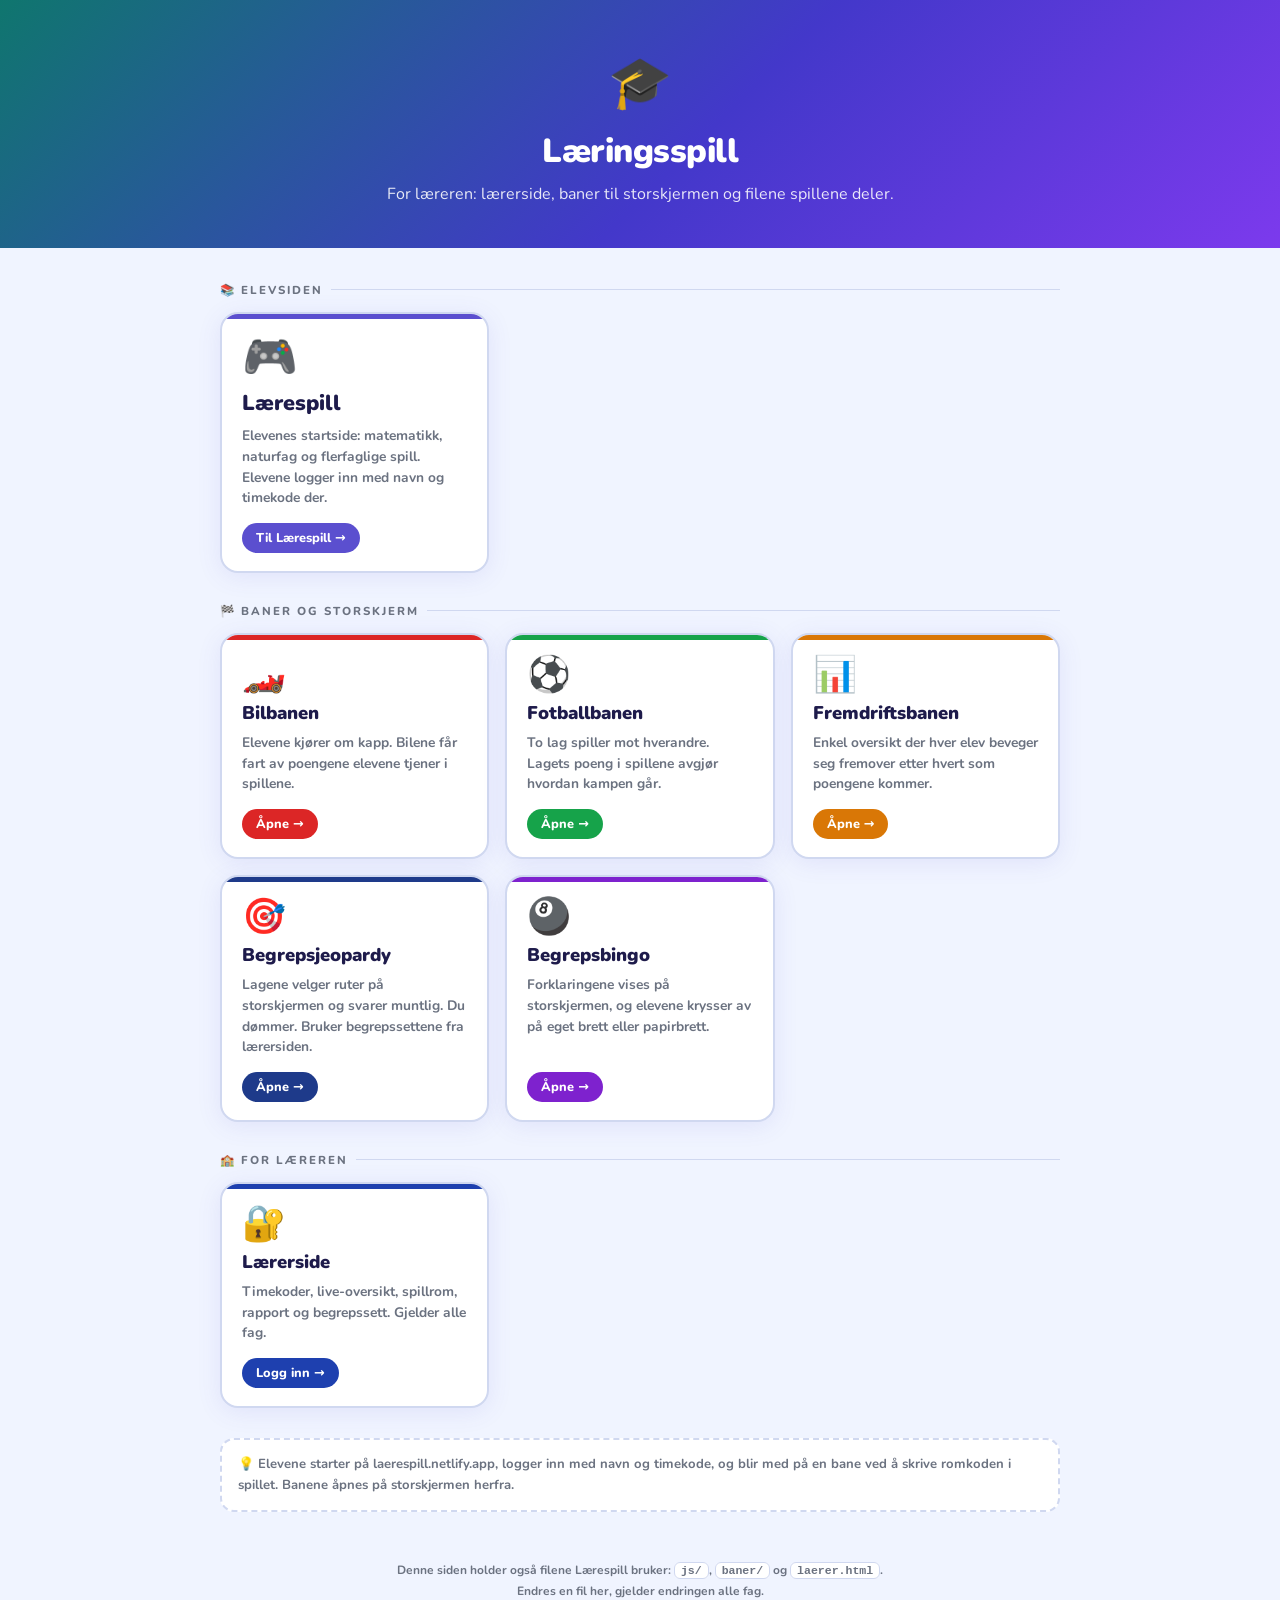
<file: index.html>
<!DOCTYPE html>
<html lang="nb">
<head>
<meta charset="UTF-8">
<meta name="viewport" content="width=device-width, initial-scale=1.0">
<title>Læringsspill – felles</title>
<link href="https://fonts.googleapis.com/css2?family=Nunito:wght@700;800;900&display=swap" rel="stylesheet">
<style>
  :root{
    --bg:#f0f4ff; --accent:#5b4fcf; --text:#1e1b4b; --muted:#6b7280;
    --border:#d0d8f0; --shadow:0 4px 24px rgba(91,79,207,0.10); --r:18px;
  }
  *{box-sizing:border-box;margin:0;padding:0;}
  body{font-family:'Nunito',system-ui,sans-serif;background:var(--bg);color:var(--text);min-height:100vh;display:flex;flex-direction:column;align-items:center;}

  .hero{width:100%;background:linear-gradient(135deg,#0f766e,#4338ca 55%,#7c3aed);color:white;text-align:center;padding:48px 24px 40px;}
  .hero-icon{font-size:3.2rem;margin-bottom:10px;}
  .hero h1{font-size:2.1rem;font-weight:900;letter-spacing:-0.5px;margin-bottom:8px;}
  .hero p{font-size:1rem;opacity:0.88;max-width:520px;margin:0 auto;line-height:1.6;}

  .main{width:100%;max-width:880px;padding:34px 20px 48px;display:flex;flex-direction:column;gap:30px;}
  .section-title{font-size:0.72rem;font-weight:800;text-transform:uppercase;letter-spacing:2px;color:var(--muted);margin-bottom:14px;display:flex;align-items:center;gap:8px;}
  .section-title::after{content:'';flex:1;height:1px;background:var(--border);}
  .grid{display:grid;grid-template-columns:repeat(auto-fill,minmax(240px,1fr));gap:16px;}

  .card{background:white;border-radius:var(--r);border:2px solid var(--border);box-shadow:var(--shadow);padding:22px 20px 18px;display:flex;flex-direction:column;gap:8px;text-decoration:none;color:inherit;transition:transform .15s,box-shadow .15s,border-color .15s;position:relative;overflow:hidden;}
  .card::before{content:'';position:absolute;top:0;left:0;right:0;height:5px;background:var(--c);}
  .card:hover{transform:translateY(-3px);box-shadow:0 10px 32px rgba(91,79,207,0.18);border-color:var(--c);}
  .card:focus-visible{outline:3px solid var(--c);outline-offset:3px;}
  .card-icon{font-size:2.2rem;line-height:1;}
  .card-title{font-size:1.15rem;font-weight:900;}
  .card-desc{font-size:0.86rem;color:var(--muted);font-weight:700;line-height:1.5;flex:1;}
  .card-btn{align-self:flex-start;margin-top:6px;padding:6px 14px;border-radius:20px;background:var(--c);color:white;font-size:0.8rem;font-weight:800;}
  .card.big .card-icon{font-size:2.8rem;}
  .card.big .card-title{font-size:1.35rem;}

  .c-math{--c:#5b4fcf;} .c-nat{--c:#0f766e;} .c-car{--c:#dc2626;} .c-ball{--c:#16a34a;}
  .c-bar{--c:#d97706;} .c-teach{--c:#1e40af;} .c-demo{--c:#6b7280;}

  .note{font-size:0.82rem;color:var(--muted);font-weight:700;line-height:1.6;background:white;border:2px dashed var(--border);border-radius:14px;padding:14px 16px;}
  footer{font-size:0.75rem;color:var(--muted);font-weight:700;padding:0 20px 28px;text-align:center;line-height:1.7;}
  footer code{background:white;border:1px solid var(--border);border-radius:6px;padding:1px 6px;font-size:0.72rem;}
</style>
</head>
<body>

<div class="hero">
  <div class="hero-icon">🎓</div>
  <h1>Læringsspill</h1>
  <p>For læreren: lærerside, baner til storskjermen og filene spillene deler.</p>
</div>

<div class="main">

  <section>
    <div class="section-title">📚 Elevsiden</div>
    <div class="grid">
      <a class="card big c-math" href="https://laerespill.netlify.app/">
        <div class="card-icon">🎮</div>
        <div class="card-title">Lærespill</div>
        <div class="card-desc">Elevenes startside: matematikk, naturfag og flerfaglige spill. Elevene logger inn med navn og timekode der.</div>
        <div class="card-btn">Til Lærespill →</div>
      </a>
    </div>
  </section>

  <section>
    <div class="section-title">🏁 Baner og storskjerm</div>
    <div class="grid">
      <a class="card c-car" href="baner/bilbane.html">
        <div class="card-icon">🏎️</div>
        <div class="card-title">Bilbanen</div>
        <div class="card-desc">Elevene kjører om kapp. Bilene får fart av poengene elevene tjener i spillene.</div>
        <div class="card-btn">Åpne →</div>
      </a>
      <a class="card c-ball" href="baner/fotball.html">
        <div class="card-icon">⚽</div>
        <div class="card-title">Fotballbanen</div>
        <div class="card-desc">To lag spiller mot hverandre. Lagets poeng i spillene avgjør hvordan kampen går.</div>
        <div class="card-btn">Åpne →</div>
      </a>
      <a class="card c-bar" href="baner/linearbane.html">
        <div class="card-icon">📊</div>
        <div class="card-title">Fremdriftsbanen</div>
        <div class="card-desc">Enkel oversikt der hver elev beveger seg fremover etter hvert som poengene kommer.</div>
        <div class="card-btn">Åpne →</div>
      </a>
      <a class="card c-bar" href="storskjerm/jeopardy.html" style="--c:#1e3a8a">
        <div class="card-icon">🎯</div>
        <div class="card-title">Begrepsjeopardy</div>
        <div class="card-desc">Lagene velger ruter på storskjermen og svarer muntlig. Du dømmer. Bruker begrepssettene fra lærersiden.</div>
        <div class="card-btn">Åpne →</div>
      </a>
      <a class="card c-bar" href="storskjerm/bingo.html" style="--c:#7e22ce">
        <div class="card-icon">🎱</div>
        <div class="card-title">Begrepsbingo</div>
        <div class="card-desc">Forklaringene vises på storskjermen, og elevene krysser av på eget brett eller papirbrett.</div>
        <div class="card-btn">Åpne →</div>
      </a>
    </div>
  </section>

  <section>
    <div class="section-title">🏫 For læreren</div>
    <div class="grid">
      <a class="card c-teach" href="laerer.html">
        <div class="card-icon">🔐</div>
        <div class="card-title">Lærerside</div>
        <div class="card-desc">Timekoder, live-oversikt, spillrom, rapport og begrepssett. Gjelder alle fag.</div>
        <div class="card-btn">Logg inn →</div>
      </a>
    </div>
  </section>

  <div class="note">
    💡 Elevene starter på laerespill.netlify.app, logger inn med navn og timekode, og blir med på en bane ved å skrive romkoden i spillet.
    Banene åpnes på storskjermen herfra.
  </div>

</div>

<footer>
  Denne siden holder også filene Lærespill bruker: <code>js/</code>, <code>baner/</code> og <code>laerer.html</code>.<br>
  Endres en fil her, gjelder endringen alle fag.
</footer>

</body>
</html>
</file>
